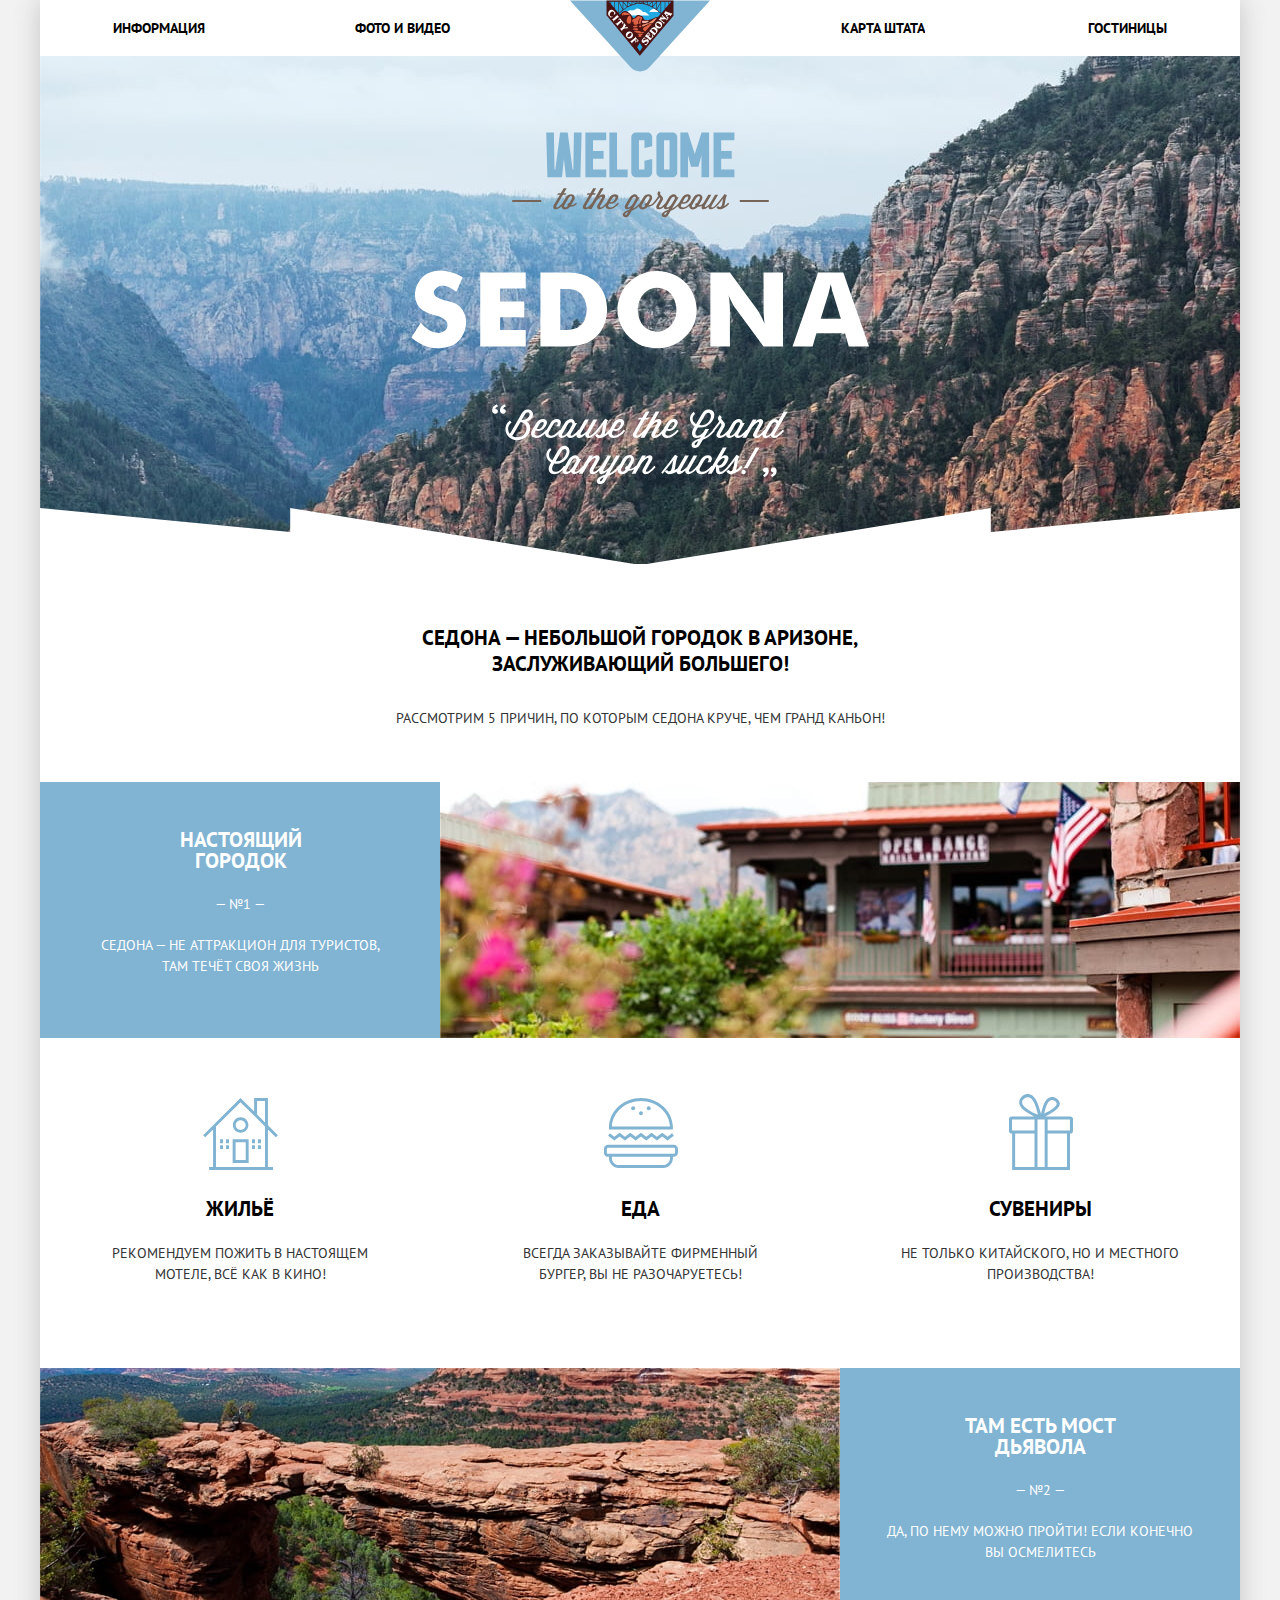
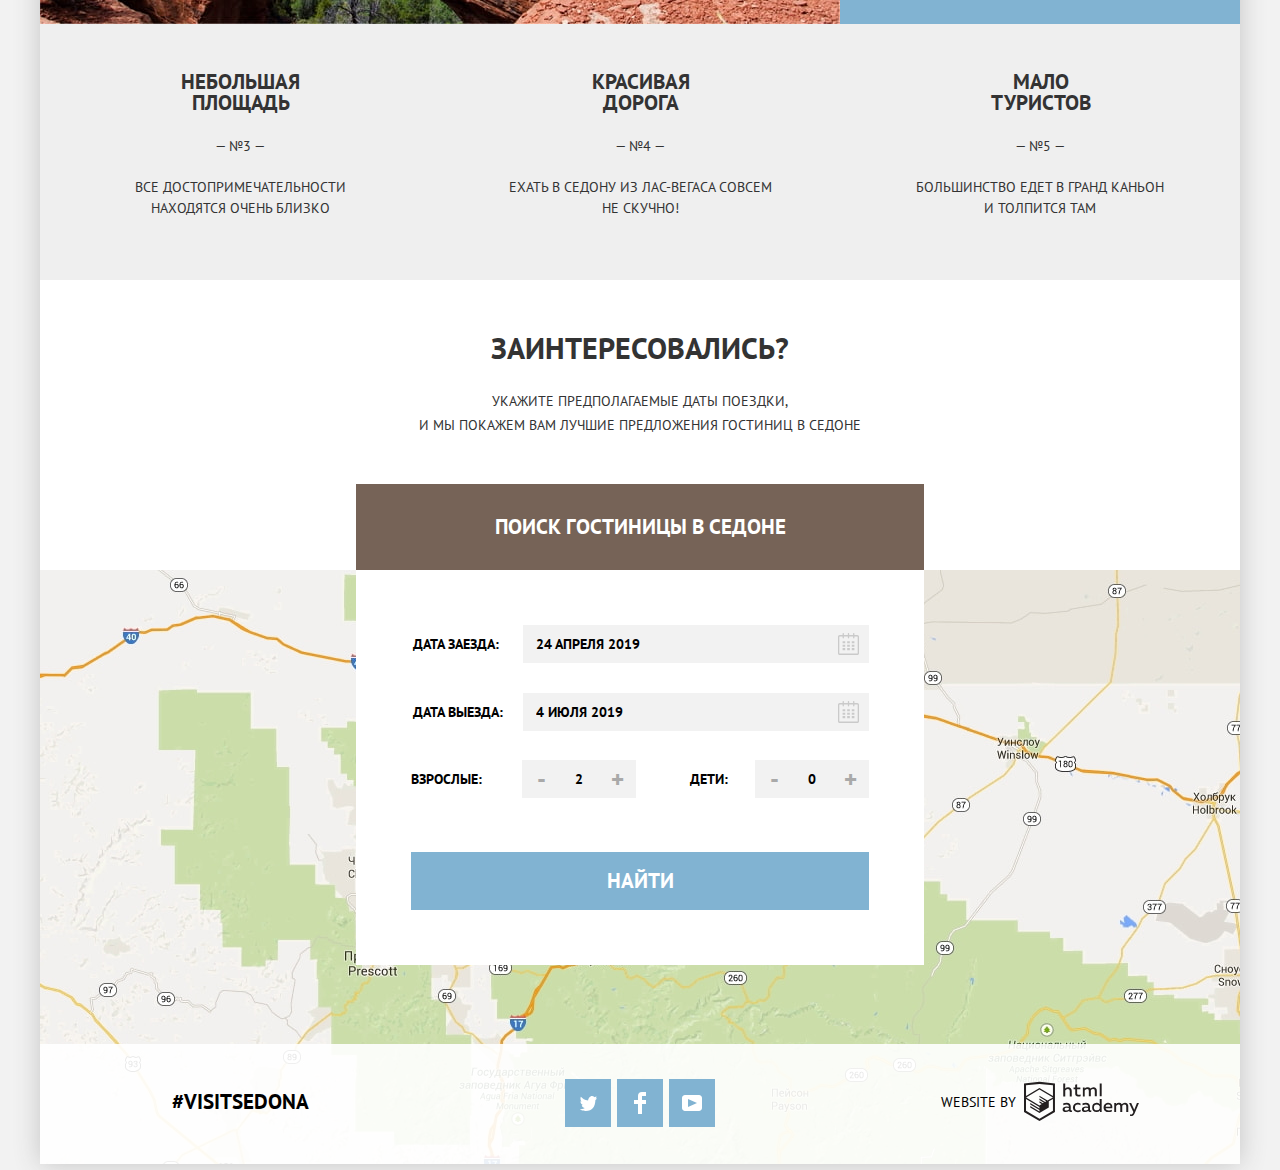
<file: index.html>
<!DOCTYPE html>
<html lang="ru">

<head>
    <meta charset="utf-8">
    <title>HTML Academy: Седона</title>
    <link href="https://fonts.googleapis.com/css?family=PT+Sans:400,700&amp;subset=cyrillic" rel="stylesheet">
    <link href="css/normalize.css" rel="stylesheet">
    <link href="css/style.min.css" rel="stylesheet">
</head>

<body>
	<div class="body-container">
		<header class="main-header">
			<nav class="main-navigation">
				<a class="index-logo">
					<img src="img/index/index-logo.svg" width="140" height="72" alt="Логотип сайта города Седона">
				</a>
				<ul class="site-navigation">
					<li class="info">
						<a href="#">Информация</a>
					</li>
					<li class="photo">
						<a href="#">Фото и видео</a>
					</li>
					<li class="map">
						<a href="#">Карта штата</a>
					</li>
					<li class="hotels">
						<a href="hotels.html">Гостиницы</a>
					</li>
				</ul>
			</nav>
		</header>
		<main class="main-container">
			<div class="welcome-images"></div>
			<h1 class="visually-hidden">Город Седона</h1>
			<section class="advantages">
				<p class="about-sedona">Седона — небольшой городок в Аризоне, заслуживающий большего!</p>
				<h2>Рассмотрим 5 причин, по которым Седона круче, чем гранд каньон!</h2>
				<ul class="advantages-list">
					<li class="blue-bg">
						<h3>Настоящий городок</h3>
						<span>— №1 —</span>
						<p>Седона — не аттракцион для туристов, там течёт своя жизнь</p>
					</li>
					<li class="list-image-hotel"></li>
					<li>
						<ul class="features">
							<li class="house">
								<h4>Жильё</h4>
								<p>Рекомендуем пожить в настоящем мотеле, всё как в кино!</p>
							</li>
							<li class="food">
								<h4>Еда</h4>
								<p>Всегда заказывайте фирменный бургер, вы не разочаруетесь!</p>
							</li>
							<li class="souvenirs">
								<h4>Сувениры</h4>
								<p>Не только китайского, но и местного производства!</p>
						</ul>
						</li>
						<li class="list-image-mountains"></li>
						<li class="blue-bg">
							<h3>Там есть Мост дьявола</h3>
							<span>— №2 —</span>
							<p>Да, по нему можно пройти! Если конечно вы осмелитесь</p>
						</li>
						<li class="area">
							<h3>Небольшая площадь</h3>
							<span>— №3 —</span>
							<p>Все достопримечательности находятся очень близко</p>
						</li>
						<li class="road">
							<h3>Красивая дорога</h3>
							<span>— №4 —</span>
							<p>Ехать в Седону из Лас-Вегаса совсем не скучно!</p>
						</li>
						<li class="tourists">
							<h3>Мало туристов</h3>
							<span>— №5 —</span>
							<p>Большинство едет в гранд каньон и толпится там</p>
						</li>
				</ul>
			</section>
			<div class="interested">
				<b>Заинтересовались?</b>
				<p>Укажите предполагаемые даты поездки,
					<br> и мы покажем вам лучшие предложения гостиниц в седоне</p>
				<button type="button" class="search-form-toggle">Поиск гостиницы в Седоне</button>
			</div>
			<section class="hotel-search">
				<h2 class="visually-hidden">Поиск гостиницы в Седоне</h2>
				<form class="hotel-search-form hotel-search-show" method="post" action="https://echo.htmlacademy.ru">
					<div class="check-in-wrapper">
						<label for="check-in-date" class="label-full-width">Дата заезда:
							<input type="text" id="check-in-date" name="check-in-date" value="24 апреля 2019" required>
						</label>
						<button type="button" class="button-with-calendar" aria-label="Календарь для выбора даты заезда">
							<svg aria-label="Календарь" class="icon-calendar icon-calendar-in" xmlns="http://www.w3.org/2000/svg" width="21" height="22" viewBox="0 0 21 22">
								<path d="M19.251 2.025h-2.845V.648c0-.381-.294-.689-.656-.689-.363 0-.656.308-.656.689v1.377h-3.938V.648c0-.381-.294-.689-.655-.689-.363 0-.657.308-.657.689v1.377H5.906V.648c0-.381-.294-.689-.656-.689-.363 0-.657.308-.657.689v1.377H1.75C.784 2.025 0 2.847 0 3.862v16.302C0 21.179.784 22 1.75 22h17.501c.966 0 1.749-.821 1.749-1.836V3.862c0-1.015-.783-1.837-1.749-1.837zm.437 18.139a.448.448 0 0 1-.437.459H1.75a.45.45 0 0 1-.438-.459V3.862a.45.45 0 0 1 .438-.459h2.844v1.378c0 .381.294.689.657.689.362 0 .656-.308.656-.689V3.403h3.938v1.378c0 .381.294.689.657.689.361 0 .655-.308.655-.689V3.403h3.938v1.378c0 .381.293.689.656.689.362 0 .656-.308.656-.689V3.403h2.845c.241 0 .437.206.437.459v16.302z" />
								<path d="M4.594 8.225h2.625v2.066H4.594zM4.594 11.668h2.625v2.067H4.594zM4.594 15.112h2.625v2.066H4.594zM9.188 15.112h2.625v2.066H9.188zM9.188 11.668h2.625v2.067H9.188zM9.188 8.225h2.625v2.066H9.188zM13.781 15.112h2.625v2.066h-2.625zM13.781 11.668h2.625v2.067h-2.625zM13.781 8.225h2.625v2.066h-2.625z" />
							</svg>
						</button>
					</div>
					<div class="check-out-wrapper">
						<label for="check-out-date" class="label-full-width">Дата выезда:
							<input type="text" id="check-out-date" name="check-out-date" value="4 июля 2019" required>
						</label>
						<button type="button" class="button-with-calendar" aria-label="Календарь для выбора даты выезда">
							<svg aria-label="Календарь" class="icon-calendar icon-calendar-out" xmlns="http://www.w3.org/2000/svg" width="21" height="22" viewBox="0 0 21 22">
								<path d="M19.251 2.025h-2.845V.648c0-.381-.294-.689-.656-.689-.363 0-.656.308-.656.689v1.377h-3.938V.648c0-.381-.294-.689-.655-.689-.363 0-.657.308-.657.689v1.377H5.906V.648c0-.381-.294-.689-.656-.689-.363 0-.657.308-.657.689v1.377H1.75C.784 2.025 0 2.847 0 3.862v16.302C0 21.179.784 22 1.75 22h17.501c.966 0 1.749-.821 1.749-1.836V3.862c0-1.015-.783-1.837-1.749-1.837zm.437 18.139a.448.448 0 0 1-.437.459H1.75a.45.45 0 0 1-.438-.459V3.862a.45.45 0 0 1 .438-.459h2.844v1.378c0 .381.294.689.657.689.362 0 .656-.308.656-.689V3.403h3.938v1.378c0 .381.294.689.657.689.361 0 .655-.308.655-.689V3.403h3.938v1.378c0 .381.293.689.656.689.362 0 .656-.308.656-.689V3.403h2.845c.241 0 .437.206.437.459v16.302z" />
								<path d="M4.594 8.225h2.625v2.066H4.594zM4.594 11.668h2.625v2.067H4.594zM4.594 15.112h2.625v2.066H4.594zM9.188 15.112h2.625v2.066H9.188zM9.188 11.668h2.625v2.067H9.188zM9.188 8.225h2.625v2.066H9.188zM13.781 15.112h2.625v2.066h-2.625zM13.781 11.668h2.625v2.067h-2.625zM13.781 8.225h2.625v2.066h-2.625z" />
							</svg>
						</button>
					</div>
					<div class="form-half-width">
						<div class="adults-wrapper">
							<label for="adults" class="adults">Взрослые:</label>
							<button type="button" class="button button-min" aria-label="Уменьшить количество взрослых">-</button>
							<input type="text" id="adults" value="2" readonly required>
							<button type="button" class="button button-plus" aria-label="Увеличить количество взрослых">+</button>
						</div>
						<div class="kids-wrapper">
							<label for="kids" class="kids">Дети:</label>
							<button type="button" class="button button-min" aria-label="Уменьшить количество детей">-</button>
							<input type="text" id="kids" value="0" readonly required>
							<button type="button" class="button button-plus" aria-label="Увеличить количество детей">+</button>
						</div>
					</div>
					<button class="button search-button" type="submit">Найти</button>
				</form>
				<iframe class="map-bg" src="https://www.google.com/maps/embed?pb=!1m14!1m8!1m3!1d840310.598989144!2d-112.0001701219018!3d34.636051863104875!3m2!1i1024!2i768!4f13.1!3m3!1m2!1s0x872da132f942b00d%3A0x5548c523fa6c8efd!2sSedona%2C+AZ+86336%2C+USA!5e0!3m2!1sen!2snl!4v1551819340095" width="1200" height="594" style="border:0" allowfullscreen></iframe>
			</section>
		</main>
		<footer class="main-footer">
			<div class="wrapper-left">
				<span>#VISITSEDONA</span>
			</div>
			<div class="wrapper-middle">
				<ul class="social">
					<li>
						<a href="#" class="twitter">Седона в Твиттере</a>
					</li>
					<li>
						<a href="#" class="facebook">Седона на Фейсбуке</a>
					</li>
					<li>
						<a href="#" class="youtube">Седона на Ютубе</a>
					</li>
				</ul>
			</div>
			<div class="wrapper-right">
				<p class="copyright">
					<span>Website by</span>
					<a href="https://htmlacademy.ru/intensive/htmlcss" aria-label="Cсылка на сайт html-academy">
						<svg class="html-academy-logo" width="115" height="41" id="Layer_1" data-name="Layer 1" xmlns="http://www.w3.org/2000/svg" viewBox="0 0 108.08 36.85">
							<title>logo-htmlacademy-small1</title>
							<path d="M44.61,26.88a2,2,0,0,0,.55-0.1v1.33a3.25,3.25,0,0,1-1.18.21,1.67,1.67,0,0,1-1.67-1,4.84,4.84,0,0,1-3.14,1.08c-1.51,0-2.91-.83-2.91-2.55,0-2.13,2-2.79,3.71-2.79a11.08,11.08,0,0,1,2.17.25v-0.3c0-1-.76-1.77-2.19-1.77a7.42,7.42,0,0,0-3,.64v-1.7a10.21,10.21,0,0,1,3.19-.55c2.36,0,3.81,1.12,3.81,3.65v3a0.54,0.54,0,0,0,.49.59h0.17Zm-6.44-1.13A1.35,1.35,0,0,0,39.63,27h0.11a3.39,3.39,0,0,0,2.41-1V24.58a9.72,9.72,0,0,0-1.81-.21c-1,0-2.16.33-2.16,1.38h0Zm12.36-6.11a5,5,0,0,1,2.57.64V22a4.08,4.08,0,0,0-2.3-.7,2.75,2.75,0,1,0,0,5.49,5,5,0,0,0,2.43-.64v1.71a6.27,6.27,0,0,1-2.76.57A4.21,4.21,0,0,1,46,24.51q0-.21,0-0.41a4.32,4.32,0,0,1,4.18-4.46h0.38Zm12.17,7.24a2,2,0,0,0,.55-0.1v1.33a3.25,3.25,0,0,1-1.18.21,1.67,1.67,0,0,1-1.67-1,4.84,4.84,0,0,1-3.14,1.08c-1.51,0-2.91-.83-2.91-2.55,0-2.13,2-2.79,3.71-2.79a11.08,11.08,0,0,1,2.17.25v-0.3c0-1-.76-1.77-2.19-1.77a7.42,7.42,0,0,0-3,.64v-1.7a10.21,10.21,0,0,1,3.19-.55c2.36,0,3.81,1.12,3.81,3.65v3a0.54,0.54,0,0,0,.49.59h0.17Zm-6.44-1.13A1.35,1.35,0,0,0,57.73,27h0.11a3.39,3.39,0,0,0,2.41-1V24.58a9.72,9.72,0,0,0-1.81-.21c-1.06,0-2.16.33-2.16,1.38h0ZM73,16V28.2H71.35V26.88a3.88,3.88,0,0,1-3.19,1.54,4.4,4.4,0,0,1,0-8.78,3.81,3.81,0,0,1,3,1.3V16H73Zm-4.53,5.22a2.76,2.76,0,1,0,0,5.52A2.86,2.86,0,0,0,71.15,25V23A2.91,2.91,0,0,0,68.49,21.27ZM79,19.64c3.31,0,4.46,2.68,3.92,5.09H76.7c0.21,1.5,1.67,2.11,3.19,2.11a6.11,6.11,0,0,0,2.64-.59v1.6a7.14,7.14,0,0,1-3,.57C77,28.42,74.78,27,74.78,24a4.18,4.18,0,0,1,4-4.39H79Zm0.09,1.54a2.28,2.28,0,0,0-2.44,2.1v0.06H81.3A2,2,0,0,0,79.13,21.18Zm5.73,7V19.87h1.65v1a3.81,3.81,0,0,1,2.78-1.27A2.86,2.86,0,0,1,91.89,21a4.12,4.12,0,0,1,2.91-1.33A3.06,3.06,0,0,1,98,23V28.2h-1.9V23.05a1.59,1.59,0,0,0-1.42-1.75H94.42a2.8,2.8,0,0,0-2.07,1.12V28.2h-1.9V23.05A1.59,1.59,0,0,0,89,21.31H88.8a3,3,0,0,0-2.21,1.29v5.63H84.86Zm21.31-8.33h1.9l-3.91,9.46c-0.9,2.17-2.09,2.86-3.35,2.86a4.76,4.76,0,0,1-1.1-.14V30.46a2.86,2.86,0,0,0,.85.12c0.9,0,1.58-.64,2.07-1.9l0.17-.42-4-8.4h2l2.86,6.29ZM38.73,1.46V6.22a3.81,3.81,0,0,1,2.7-1.14,3.25,3.25,0,0,1,3.44,3.4v5.15H43V8.72a1.81,1.81,0,0,0-1.61-2h-0.3a2.93,2.93,0,0,0-2.32,1.39v5.52h-1.9V1.46h1.9ZM49.94,2.31v3h3V6.91h-3v3.81c0,1.1.5,1.46,1.58,1.46a4.49,4.49,0,0,0,1.69-.33v1.6A6.8,6.8,0,0,1,51,13.8a2.55,2.55,0,0,1-2.86-2.74V6.89H46.58V5.26h1.5V2.74Zm5.4,11.31V5.28H57v1A3.81,3.81,0,0,1,59.77,5a2.86,2.86,0,0,1,2.6,1.33A4.12,4.12,0,0,1,65.28,5,3.06,3.06,0,0,1,68.44,8.4v5.21h-1.9V8.46a1.59,1.59,0,0,0-1.42-1.75H64.89a2.8,2.8,0,0,0-2.07,1.12v5.78h-1.9V8.46A1.59,1.59,0,0,0,59.5,6.71H59.27A3,3,0,0,0,57.06,8v5.63H55.34ZM71.17,1.45H73V13.6H71.17V1.45ZM14.71,0H14.55L0,1.54V28.21l14.55,8.66,14.55-8.66V1.54Zm12.5,27.1L14.55,34.64,1.9,27.12V16.18l12.59,7.5V25L5.86,19.9v1.31l8.68,5.21v1.39L5.87,22.65V24l8.68,5.21,8.75-5.24V18.31L27.2,16V27.12Zm0-12.53-3.48,2-1.6,1L14.51,13v1.31L21,18.23H21l-0.14.09-1,.54-5.37-3.2V17l4.24,2.52-1,.67-3.2-1.9v1.31l2.1,1.24L14.5,22.1,2,14.65,14.51,7.11Zm0-1.32L14.49,5.76,1.91,13.25v-10L14.56,1.92,27.21,3.25v10h0Z" transform="translate(0 -0.02)" fill="#231f20" />
						</svg>
					</a>
					<p>
			</div>
		</footer>
		<script src="js/script.min.js"></script>
	</div>
</body>

</html>
</file>
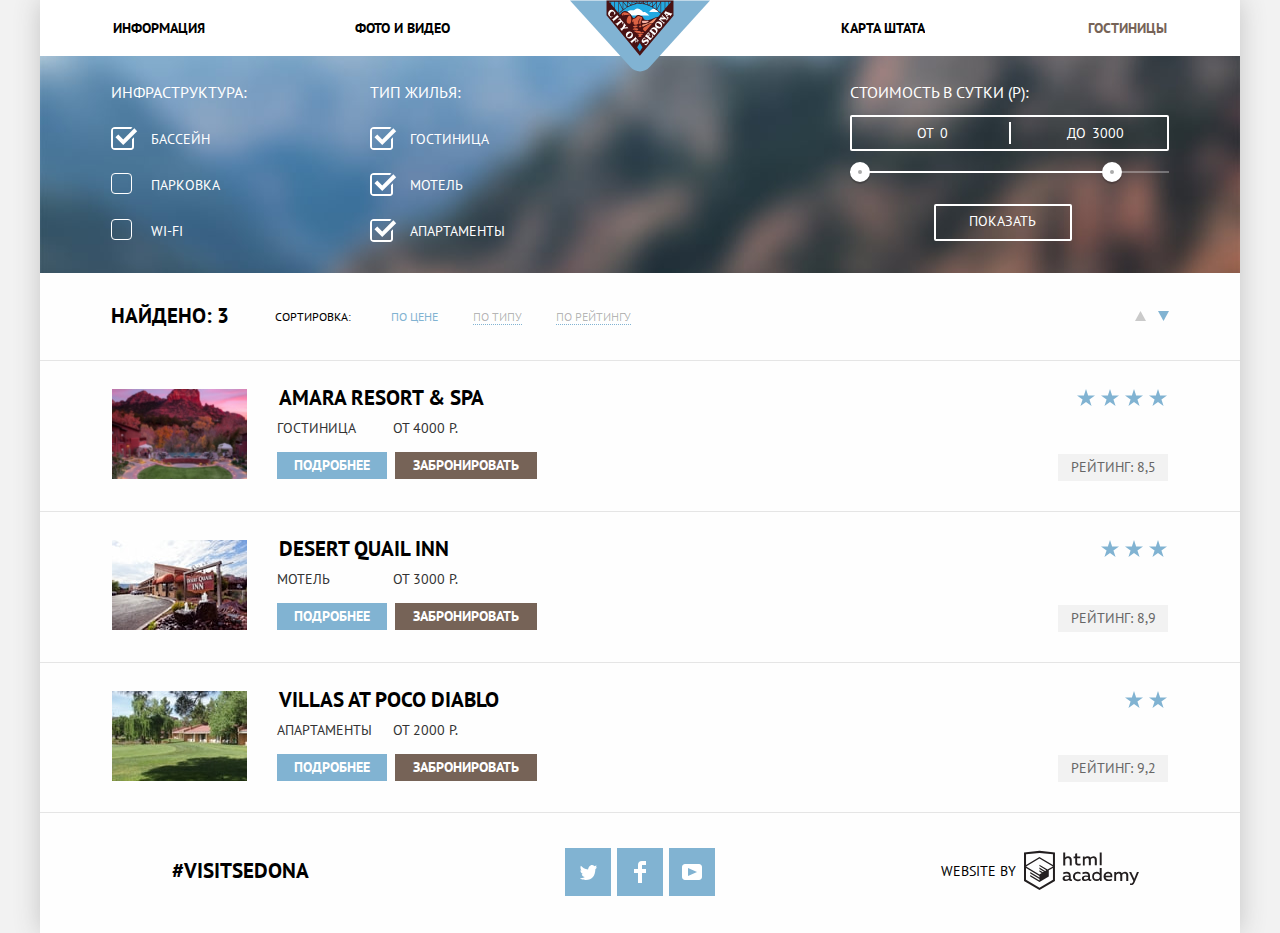
<file: hotels.html>
<!DOCTYPE html>
<html lang="ru">

<head>
    <meta charset="utf-8">
    <title>HTML Academy: Седона</title>
    <link href="https://fonts.googleapis.com/css?family=PT+Sans:400,700&amp;subset=cyrillic" rel="stylesheet">
    <link href="css/normalize.css" rel="stylesheet">
    <link href="css/style.min.css" rel="stylesheet">
</head>

<body>
    <div class="body-container">
        <header class="hotels-header">
            <nav class="main-navigation">
                <a class="index-logo" href="index.html">
                    <img src="img/index/index-logo.svg" width="140" height="72" alt="Логотип сайта города Седона">
                </a>
                <ul class="site-navigation">
                    <li class="info">
                        <a href="#">Информация</a>
                    </li>
                    <li class="photo">
                        <a href="#" class="left">Фото и видео</a>
                    </li>
                    <li class="map">
                        <a href="#" class="right">Карта штата</a>
                    </li>
                    <li class="hotels site-navigation-current">
                        <a>Гостиницы</a>
                    </li>
                </ul>
            </nav>
        </header>
        <main class="container">
            <h1 class="visually-hidden">Поиск гостиниц в Седоне</h1>
            <section class="search-filters">
                <h2 class="visually-hidden">Фильтр жилья</h2>
                <form class="filter" method="get" action="https://echo.htmlacademy.ru">
                    <div class="filter-infrastructure">
                        <div class="filter-title">Инфраструктура:</div>
                        <ul>
                            <li>
                                <label for="swimming-pool" class="checkbox">Бассейн
                                    <input type="checkbox" name="swimming-pool" id="swimming-pool" class="visually-hidden" checked>
                                    <span class="checkbox-indicator"></span>
                                </label>
                            </li>
                            <li>
                                <label for="parking" class="checkbox">Парковка
                                    <input type="checkbox" name="parking" id="parking" class="visually-hidden">
                                    <span class="checkbox-indicator"></span>
                                </label>
                            </li>
                            <li>
                                <label for="wi-fi" class="checkbox">Wi-fi
                                    <input type="checkbox" name="wi-fi" id="wi-fi" class="visually-hidden">
                                    <span class="checkbox-indicator"></span>
                                </label>
                            </li>
                        </ul>
                    </div>
                    <div class="filter-accommodation">
                        <div class="filter-title">Тип жилья:</div>
                        <ul>
                            <li>
                                <label for="hotel" class="checkbox">Гостиница
                                    <input type="checkbox" name="hotel" id="hotel" class="visually-hidden" checked>
                                    <span class="checkbox-indicator"></span>
                                </label>
                            </li>
                            <li>
                                <label for="motel" class="checkbox">Мотель
                                    <input type="checkbox" name="motel" id="motel" class="visually-hidden" checked>
                                    <span class="checkbox-indicator"></span>
                                </label>
                            </li>
                            <li>
                                <label for="apartment" class="checkbox">Апартаменты
                                    <input type="checkbox" name="apartment" id="apartment" class="visually-hidden" checked>
                                    <span class="checkbox-indicator"></span>
                                </label>
                            </li>
                        </ul>
                    </div>
                    <div class="filer-price">
                        <div class="filter-title">Стоимость в сутки (Р):</div>
                        <div class="price-controls">
                            <label for="price-min" class="price-min">От</label>
                            <input type="text" value="0" name="price-min" id="price-min">
                            <label for="price-max" class="price-max">До</label>
                            <input type="text" value="3000" name="price-max" id="price-max">
                        </div>
                        <div class="range-controls">
                            <div class="range-toggle range-toggle-min"></div>
                            <div class="scale">
                                <div class="bar"></div>
                            </div>
                            <div class="range-toggle range-toggle-max"></div>
                        </div>
                        <button type="submit" class="filter-button">Показать</button>
                    </div>
                </form>
            </section>
            <section class="search-results">
                <h2 class="visually-hidden">Результаты поиска</h2>
                <div class="wrap-sorting">
                    <p class="found">Найдено: 3</p>
                    <h3 class="sort">Сортировка:</h3>
                    <ul class="sort-links">
                        <li>
                            <a href="#" class="sort-link current">По цене</a>
                        </li>
                        <li>
                            <a href="#" class="sort-link">По типу</a>
                        </li>
                        <li>
                            <a href="#" class="sort-link">По рейтингу</a>
                        </li>
                    </ul>
                    <ul class="sort-buttons">
                        <li class="arrow-up">
                            <a href="#" aria-label="Сортировать по возрастанию">
                                <svg xmlns="http://www.w3.org/2000/svg" width="11" height="10" viewBox="0 0 11 10">
                                    <path fill="#231F20" d="M5.5 0L0 10h11z" />
                                </svg>
                            </a>
                        </li>
                        <li class="arrow-down button-active">
                            <a href="#" aria-label="Сортировать по убыванию">
                                <svg xmlns="http://www.w3.org/2000/svg" width="11" height="10" viewBox="0 0 11 10">
                                    <path fill="#231F20" d="M5.5 10L0 0h11" />
                                </svg>
                            </a>
                        </li>
                    </ul>
                </div>
                <h2 class="visually-hidden">Гостниницы</h2>
                <ul class="hotels-found">
                    <li class="hotel-item">
                        <a href="#" class="hotel-photo-fullsize first-column">
                            <img src="img/hotels/amara-resort.jpg" width="135" height="90" alt="Фото гостиницы Amara Resort & Spa">
                        </a>
                        <div class="second-column">
                            <a href="#" class="hotel-name">Amara Resort & Spa</a>
                            <span class="hotel-type">Гостиница</span>
                            <span class="price">От 4000 Р.</span>
                            <div class="buttons-container">
                                <a href="#" class="button-more">Подробнее</a>
                                <a href="#" class="button-book">Забронировать</a>
                            </div>
                        </div>
                        <div class="third-column">
                            <div class="stars-container">
                                <img src="img/hotels/icon-star.svg" width="18" height="17" alt="4 звезды">
                                <img src="img/hotels/icon-star.svg" width="18" height="17" aria-hidden="true" alt="">
                                <img src="img/hotels/icon-star.svg" width="18" height="17" aria-hidden="true" alt="">
                                <img src="img/hotels/icon-star.svg" width="18" height="17" aria-hidden="true" alt="">
                            </div>
                            <span class="rating">Рейтинг: 8,5</span>
                        </div>
                    </li>
                    <li class="hotel-item">
                        <a href="#" class="hotel-photo-fullsize first-column">
                            <img src="img/hotels/desert-quail.jpg" width="135" height="90" alt="Фото гостиницы Desert Quail Inn">
                        </a>
                        <div class="second-column">
                            <a href="#" class="hotel-name">Desert Quail Inn</a>
                            <span class="hotel-type">Мотель</span>
                            <span class="price">От 3000 Р.</span>
                            <div class="buttons-container">
                                <a href="#" class="button-more">Подробнее</a>
                                <a href="#" class="button-book">Забронировать</a>
                            </div>
                        </div>
                        <div class="third-column">
                            <div class="stars-container">
                                <img src="img/hotels/icon-star.svg" width="18" height="17" alt="3 звезды">
                                <img src="img/hotels/icon-star.svg" width="18" height="17" aria-hidden="true" alt="">
                                <img src="img/hotels/icon-star.svg" width="18" height="17" aria-hidden="true" alt="">
                            </div>
                            <span class="rating">Рейтинг: 8,9</span>
                        </div>
                    </li>
                    <li class="hotel-item">
                        <a href="#" class="hotel-photo-fullsize first-column">
                            <img src="img/hotels/poco-diablo.jpg" width="135" height="90" alt="Фото гостиницы Villas at Poco Diablo">
                        </a>
                        <div class="second-column">
                            <a href="#" class="hotel-name">Villas at Poco Diablo</a>
                            <span class="hotel-type">Апартаменты</span>
                            <span class="price">От 2000 Р.</span>
                            <div class="buttons-container">
                                <a href="#" class="button-more">Подробнее</a>
                                <a href="#" class="button-book">Забронировать</a>
                            </div>
                        </div>
                        <div class="third-column">
                            <div class="stars-container">
                                <img src="img/hotels/icon-star.svg" width="18" height="17" alt="2 звезды">
                                <img src="img/hotels/icon-star.svg" width="18" height="17" aria-hidden="true" alt="">
                            </div>
                            <span class="rating">Рейтинг: 9,2</span>
                        </div>
                    </li>
                </ul>
            </section>
        </main>
        <footer class="inner-footer">
            <div class="wrapper-left">
                <span>#VISITSEDONA</span>
            </div>
            <div class="wrapper-middle">
                <ul class="social">
                    <li>
                        <a href="#" class="twitter">Седона в Твиттере</a>
                    </li>
                    <li>
                        <a href="#" class="facebook">Седона на Фейсбуке</a>
                    </li>
                    <li>
                        <a href="#" class="youtube">Седона на Ютубе</a>
                    </li>
                </ul>
            </div>
            <div class="wrapper-right">
                <p class="copyright">
                    <span>Website by </span>
                    <a href="https://htmlacademy.ru/intensive/htmlcss" aria-label="Cсылка на сайт html-academy">
                        <svg class="html-academy-logo" width="115" height="41" id="Layer_1" data-name="Layer 1" xmlns="http://www.w3.org/2000/svg" viewBox="0 0 108.08 36.85">
                            <title>logo-htmlacademy-small1</title>
                            <path d="M44.61,26.88a2,2,0,0,0,.55-0.1v1.33a3.25,3.25,0,0,1-1.18.21,1.67,1.67,0,0,1-1.67-1,4.84,4.84,0,0,1-3.14,1.08c-1.51,0-2.91-.83-2.91-2.55,0-2.13,2-2.79,3.71-2.79a11.08,11.08,0,0,1,2.17.25v-0.3c0-1-.76-1.77-2.19-1.77a7.42,7.42,0,0,0-3,.64v-1.7a10.21,10.21,0,0,1,3.19-.55c2.36,0,3.81,1.12,3.81,3.65v3a0.54,0.54,0,0,0,.49.59h0.17Zm-6.44-1.13A1.35,1.35,0,0,0,39.63,27h0.11a3.39,3.39,0,0,0,2.41-1V24.58a9.72,9.72,0,0,0-1.81-.21c-1,0-2.16.33-2.16,1.38h0Zm12.36-6.11a5,5,0,0,1,2.57.64V22a4.08,4.08,0,0,0-2.3-.7,2.75,2.75,0,1,0,0,5.49,5,5,0,0,0,2.43-.64v1.71a6.27,6.27,0,0,1-2.76.57A4.21,4.21,0,0,1,46,24.51q0-.21,0-0.41a4.32,4.32,0,0,1,4.18-4.46h0.38Zm12.17,7.24a2,2,0,0,0,.55-0.1v1.33a3.25,3.25,0,0,1-1.18.21,1.67,1.67,0,0,1-1.67-1,4.84,4.84,0,0,1-3.14,1.08c-1.51,0-2.91-.83-2.91-2.55,0-2.13,2-2.79,3.71-2.79a11.08,11.08,0,0,1,2.17.25v-0.3c0-1-.76-1.77-2.19-1.77a7.42,7.42,0,0,0-3,.64v-1.7a10.21,10.21,0,0,1,3.19-.55c2.36,0,3.81,1.12,3.81,3.65v3a0.54,0.54,0,0,0,.49.59h0.17Zm-6.44-1.13A1.35,1.35,0,0,0,57.73,27h0.11a3.39,3.39,0,0,0,2.41-1V24.58a9.72,9.72,0,0,0-1.81-.21c-1.06,0-2.16.33-2.16,1.38h0ZM73,16V28.2H71.35V26.88a3.88,3.88,0,0,1-3.19,1.54,4.4,4.4,0,0,1,0-8.78,3.81,3.81,0,0,1,3,1.3V16H73Zm-4.53,5.22a2.76,2.76,0,1,0,0,5.52A2.86,2.86,0,0,0,71.15,25V23A2.91,2.91,0,0,0,68.49,21.27ZM79,19.64c3.31,0,4.46,2.68,3.92,5.09H76.7c0.21,1.5,1.67,2.11,3.19,2.11a6.11,6.11,0,0,0,2.64-.59v1.6a7.14,7.14,0,0,1-3,.57C77,28.42,74.78,27,74.78,24a4.18,4.18,0,0,1,4-4.39H79Zm0.09,1.54a2.28,2.28,0,0,0-2.44,2.1v0.06H81.3A2,2,0,0,0,79.13,21.18Zm5.73,7V19.87h1.65v1a3.81,3.81,0,0,1,2.78-1.27A2.86,2.86,0,0,1,91.89,21a4.12,4.12,0,0,1,2.91-1.33A3.06,3.06,0,0,1,98,23V28.2h-1.9V23.05a1.59,1.59,0,0,0-1.42-1.75H94.42a2.8,2.8,0,0,0-2.07,1.12V28.2h-1.9V23.05A1.59,1.59,0,0,0,89,21.31H88.8a3,3,0,0,0-2.21,1.29v5.63H84.86Zm21.31-8.33h1.9l-3.91,9.46c-0.9,2.17-2.09,2.86-3.35,2.86a4.76,4.76,0,0,1-1.1-.14V30.46a2.86,2.86,0,0,0,.85.12c0.9,0,1.58-.64,2.07-1.9l0.17-.42-4-8.4h2l2.86,6.29ZM38.73,1.46V6.22a3.81,3.81,0,0,1,2.7-1.14,3.25,3.25,0,0,1,3.44,3.4v5.15H43V8.72a1.81,1.81,0,0,0-1.61-2h-0.3a2.93,2.93,0,0,0-2.32,1.39v5.52h-1.9V1.46h1.9ZM49.94,2.31v3h3V6.91h-3v3.81c0,1.1.5,1.46,1.58,1.46a4.49,4.49,0,0,0,1.69-.33v1.6A6.8,6.8,0,0,1,51,13.8a2.55,2.55,0,0,1-2.86-2.74V6.89H46.58V5.26h1.5V2.74Zm5.4,11.31V5.28H57v1A3.81,3.81,0,0,1,59.77,5a2.86,2.86,0,0,1,2.6,1.33A4.12,4.12,0,0,1,65.28,5,3.06,3.06,0,0,1,68.44,8.4v5.21h-1.9V8.46a1.59,1.59,0,0,0-1.42-1.75H64.89a2.8,2.8,0,0,0-2.07,1.12v5.78h-1.9V8.46A1.59,1.59,0,0,0,59.5,6.71H59.27A3,3,0,0,0,57.06,8v5.63H55.34ZM71.17,1.45H73V13.6H71.17V1.45ZM14.71,0H14.55L0,1.54V28.21l14.55,8.66,14.55-8.66V1.54Zm12.5,27.1L14.55,34.64,1.9,27.12V16.18l12.59,7.5V25L5.86,19.9v1.31l8.68,5.21v1.39L5.87,22.65V24l8.68,5.21,8.75-5.24V18.31L27.2,16V27.12Zm0-12.53-3.48,2-1.6,1L14.51,13v1.31L21,18.23H21l-0.14.09-1,.54-5.37-3.2V17l4.24,2.52-1,.67-3.2-1.9v1.31l2.1,1.24L14.5,22.1,2,14.65,14.51,7.11Zm0-1.32L14.49,5.76,1.91,13.25v-10L14.56,1.92,27.21,3.25v10h0Z" transform="translate(0 -0.02)" fill="#231f20" />
                        </svg>
                    </a>
                    <p>
            </div>
        </footer>
    </div>
</body>

</html>
</file>
<file: css/style.min.css>
body{padding:0;font-family:"PT Sans",Arial,sans-serif;font-size:14px;line-height:21px;font-weight:400;color:#000;text-transform:uppercase;letter-spacing:0;background-color:#f2f2f2;-webkit-box-sizing:border-box;box-sizing:border-box;text-align:center}.body-container{width:1200px;margin:0 auto;-webkit-box-shadow:0 0 25px #c4c4c4;box-shadow:0 0 25px #c4c4c4}a{text-decoration:none}.visually-hidden{position:absolute;width:1px;height:1px;margin:-1px;border:0;padding:0;clip:rect(0 0 0 0);overflow:hidden}.main-header{margin-bottom:0;min-height:56px}.main-navigation{font-size:14px;font-weight:700;line-height:26px;color:#000;background-color:#fff;position:relative;margin:0 auto;-webkit-box-sizing:border-box;box-sizing:border-box}.site-navigation{list-style:none;margin:0;padding:0 73px;width:1200px;min-height:56px;display:-webkit-box;display:-ms-flexbox;display:flex;background:#fff;-webkit-box-sizing:border-box;box-sizing:border-box}.site-navigation a{color:#000;font-weight:700}.site-navigation-current a{color:#766357;cursor:pointer}.site-navigation a:hover,.site-navigation a:focus{color:#81b3d2}.site-navigation a:active{color:rgba(0,0,0,0.3)}.site-navigation-current a:hover,.site-navigation-current a:focus,.site-navigation-current a:active{color:#766357}.index-logo{position:absolute;left:50%;-webkit-transform:translateX(-50%);-ms-transform:translateX(-50%);transform:translateX(-50%)}.site-navigation li{background:#fff;display:-webkit-box;display:-ms-flexbox;display:flex;-ms-flex-preferred-size:23%;flex-basis:23%}.site-navigation .photo,.site-navigation .info{-webkit-box-pack:start;-ms-flex-pack:start;justify-content:flex-start;-webkit-box-align:center;-ms-flex-align:center;align-items:center;padding-top:15px;padding-bottom:15px}.site-navigation .map,.site-navigation .hotels{-webkit-box-pack:end;-ms-flex-pack:end;justify-content:flex-end;-webkit-box-align:center;-ms-flex-align:center;align-items:center;padding-top:15px;padding-bottom:15px}.site-navigation .map{margin-left:auto}.welcome-images{width:1200px;height:800px;background-color:#85a4c2;background-image:url("../img/index/white-mask.svg"),url("../img/index/welcome-to-sedona.svg"),url("../img/index/bg.jpg");background-position:0 507.5px,50% 132px,50% -27px;background-repeat:no-repeat,no-repeat,no-repeat;background-size:1201px 59px,459px 353px,1200px 800px;margin-top:-56px}.about-sedona{font-size:21px;font-weight:700;line-height:26px;-webkit-box-sizing:border-box;box-sizing:border-box;padding:61px 380px 0 380px;margin-top:-236px;margin-bottom:0;background-color:white}.about-sedona p{display:block;margin:-27px auto 0;width:440px}.advantages{position:relative;z-index:2}.advantages h2{font-size:14px;font-weight:400;line-height:26px;text-align:center;color:#333;margin:0;margin-top:-1px;padding:29px 78px 51px 78px;background-color:#fff}.advantages-list{list-style:none;background-color:#efefef;color:#333;width:100%;margin:0;padding:0;display:-webkit-box;display:-ms-flexbox;display:flex;-ms-flex-wrap:wrap;flex-wrap:wrap}.advantages-list li{min-height:256px}.advantages-list li:nth-child(n+6){width:400px;padding:0;margin:0}.blue-bg{background-color:#81b3d2;color:#fff;width:400px;min-height:256px}.list-image-hotel{background-color:#907968;background-image:url("../img/index/hotel-bg.jpg");background-repeat:no-repeat;width:800px;height:256px}.list-image-mountains{background-color:#735749;background-image:url("../img/index/small-mountains-bg.jpg");background-repeat:no-repeat;width:800px;height:256px}.advantages-list h3{font-size:21px;font-weight:700;line-height:21px;margin:47px auto 23px;padding-left:125px;padding-right:124px}.advantages-list p{margin:20px auto;width:306px}.area p,.road p{width:280px}.tourists p{width:255px}.advantages-list span{margin:0 auto}.features{list-style:none;background-color:#fff;margin:0;padding:0;width:1200px;display:-webkit-box;display:-ms-flexbox;display:flex;-webkit-box-pack:justify;-ms-flex-pack:justify;justify-content:space-between}.features li{color:#333;font-weight:400;position:relative;width:400px;min-height:330px;padding:0;margin:0}.features h4{color:#000;font-size:21px;font-weight:700;line-height:21px;margin:0;margin-top:160px;padding-left:50px;padding-right:50px}.features p{width:285px;margin:24px auto}.features h4{position:relative}.house h4::before{content:url("../img/index/icon-house.svg");display:block;width:75px;height:72px;position:absolute;top:-100px;left:163px}.food h4::before{content:url("../img/index/icon-burger.svg");display:block;width:75px;height:72px;position:absolute;top:-100px;left:163px}.souvenirs h4::before{content:url("../img/index/icon-present.svg");display:block;width:75px;height:72px;position:absolute;top:-104px;left:163px}.container{color:#000;background-color:#fff;text-align:center}.interested{position:relative;background-color:#fff;min-height:290px;width:100%;z-index:2}.interested b{color:#333;font-size:30px;line-height:36px;display:block;padding-top:50px}.interested p{color:#333;font-size:14px;line-height:24px;width:450px;margin:14px auto 27px;padding:9px 120px 20px 120px}.map-bg{position:relative;width:1200px;height:594px;background-color:#dce3c7;background-image:url("../img/index/map.jpg");position:relative;z-index:0}.hotel-search{position:relative}.hotel-search-form{position:absolute;left:316px;-webkit-box-sizing:border-box;box-sizing:border-box;display:-webkit-box;display:-ms-flexbox;display:flex;-webkit-box-align:baseline;-ms-flex-align:baseline;align-items:baseline;-ms-flex-wrap:wrap;flex-wrap:wrap;margin:0 auto;padding:55px;width:568px;background-color:#fff;z-index:1;-webkit-transform:translateY(-420px);-ms-transform:translateY(-420px);transform:translateY(-420px);-webkit-transition-duration:1s;-o-transition-duration:1s;transition-duration:1s}.search-form-toggle{position:relative;-webkit-box-sizing:border-box;box-sizing:border-box;color:#fff;background-color:#766357;font-size:21px;line-height:26px;font-weight:700;text-transform:uppercase;border:0;display:block;width:568px;min-height:86px;margin:0 auto;padding-top:30px;padding-bottom:30px;cursor:pointer;z-index:3}.search-form-toggle:hover,.search-form-toggle:focus{background-color:#604e43}.search-form-toggle:active{color:rgba(255,255,255,0.3);background-color:#503e33}.hotel-search-form label{display:-webkit-box;display:-ms-flexbox;display:flex;-webkit-box-align:center;-ms-flex-align:center;align-items:center;color:#000;font-size:14px;font-weight:700;line-height:26px;margin:0}.hotel-search-form input{text-transform:uppercase;background-color:#f2f2f2;border:0;font-size:14px;font-weight:700;line-height:26px;width:346px;height:38px;margin:0;-webkit-box-sizing:border-box;box-sizing:border-box;padding-right:40px}.hotel-search-form input:first-child,.hotel-search-form input:nth-child(2){padding-left:13px}.hotel-search-form input:hover{background-color:#ebebeb}.hotel-search-form input:focus{outline:0;background-color:#fff;border:2px solid #e5e5e5}.hotel-search-form img{width:21px;height:22px}.hotel-search-form button{margin:53px auto 0;padding:0}.button{font:inherit;text-transform:uppercase;border:0}.form-half-width{min-height:40px;display:-webkit-box;display:-ms-flexbox;display:flex;width:460px}.form-half-width input{margin:0;padding:0;width:38px;height:38px;text-align:center}.form-half-width button{width:38px;height:38px;margin:0}.button-min,.button-plus{background-color:#f2f2f2;color:#a9a9a9;font-size:25px;font-weight:700}.button-min:hover,.button-plus:hover,.button-min:focus,.button-plus:focus{color:#000}.button-min:active,.button-plus:active{color:#81b3d2}.search-button{color:#fff;background-color:#81b3d2;font-size:21px;font-weight:700;line-height:26px;width:100%;min-height:58px;margin:0}.search-button:hover,.search-button:focus{background-color:#669ec0}.search-button:active{background-color:#5496bd;color:rgba(255,255,255,0.3)}.hotel-search-form .adults{margin-right:40px}.adults-wrapper{display:-webkit-box;display:-ms-flexbox;display:flex;-webkit-box-align:center;-ms-flex-align:center;align-items:center}.hotel-search-form .kids{margin-right:27px}.kids-wrapper{display:-webkit-box;display:-ms-flexbox;display:flex;-webkit-box-align:center;-ms-flex-align:center;align-items:center;margin-left:54px}.check-in-wrapper{width:460px;padding:0;position:relative;margin:0;margin-bottom:25px}.check-out-wrapper{width:460px;margin:5px 0 28px;position:relative}.check-in-wrapper input,.check-out-wrapper input{margin-left:auto}.hotel-search .button-with-calendar{margin:0;position:absolute;width:21px;height:22px;top:50%;-webkit-transform:translateY(-50%);-ms-transform:translateY(-50%);transform:translateY(-50%);right:10px;border:0;background-color:transparent}.button-with-calendar:focus,.button-with-calendar:active{outline:0}.button-with-calendar path{fill:#cacaca}.button-with-calendar:hover path,.button-with-calendar:focus path{fill:#000}.button-with-calendar:active path{fill:#81b3d2}.hotel-search-show{-webkit-transform:translateY(0px);-ms-transform:translateY(0px);transform:translateY(0px);-webkit-transition-duration:1s;-o-transition-duration:1s;transition-duration:1s}.hotel-search-form .label-full-width{margin-left:2px}.main-footer{position:relative;width:1200px;min-height:120px;display:-webkit-box;display:-ms-flexbox;display:flex;background-color:rgba(255,255,255,0.9);-webkit-box-sizing:border-box;box-sizing:border-box;margin-top:-126px;z-index:1}.inner-footer{width:1200px;min-height:120px;display:-webkit-box;display:-ms-flexbox;display:flex;background-color:rgba(255,255,255,0.9);-webkit-box-sizing:border-box;box-sizing:border-box}.main-footer span,.inner-footer span{color:#000;font-size:21px;font-weight:700;line-height:26px;margin-top:-4px}.main-footer>span,.inner-footer>span{margin:0;padding:0;height:26px}.main-footer .wrapper-left,.inner-footer .wrapper-left{width:400px;min-height:120px;display:-webkit-box;display:-ms-flexbox;display:flex;-webkit-box-pack:center;-ms-flex-pack:center;justify-content:center;-webkit-box-align:center;-ms-flex-align:center;align-items:center}.main-footer .wrapper-middle,.inner-footer .wrapper-middle{width:400px;min-height:120px;display:-webkit-box;display:-ms-flexbox;display:flex;-webkit-box-pack:center;-ms-flex-pack:center;justify-content:center;-webkit-box-align:center;-ms-flex-align:center;align-items:center}.main-footer .wrapper-right,.inner-footer .wrapper-right{width:400px;min-height:120px;display:-webkit-box;display:-ms-flexbox;display:flex;-webkit-box-pack:center;-ms-flex-pack:center;justify-content:center;-webkit-box-align:center;-ms-flex-align:center;align-items:center}.social{list-style:none;margin:0;margin-top:-2px;padding:0;display:-webkit-box;display:-ms-flexbox;display:flex;-ms-flex-wrap:wrap;flex-wrap:wrap;min-width:150px;max-width:400px;min-height:50px;-webkit-box-pack:justify;-ms-flex-pack:justify;justify-content:space-between}.social li{padding:3px}.twitter{background-color:#81b3d2;width:46px;height:48px;background-image:url("../img/index/icon-twitter.svg");background-position:center center;background-repeat:no-repeat;display:block;text-indent:100%;white-space:nowrap;overflow:hidden}.facebook{background-color:#81b3d2;width:46px;height:48px;background-image:url("../img/index/icon-fb.svg");background-position:center center;background-repeat:no-repeat;display:block;text-indent:100%;white-space:nowrap;overflow:hidden}.youtube{background-color:#81b3d2;width:46px;height:48px;background-image:url("../img/index/icon-youtube.svg");background-position:center center;background-repeat:no-repeat;display:block;text-indent:100%;white-space:nowrap;overflow:hidden}.twitter:hover,.facebook:hover,.youtube:hover,.twitter:focus,.facebook:focus,.youtube:focus{background-color:#669ec0}.twitter:active{background-color:#5496bd;background-image:url("../img/index/icon-twitter-active.svg");background-position:center center;background-repeat:no-repeat}.facebook:active{background-color:#5496bd;background-image:url("../img/index/icon-fb-active.svg");background-position:center center;background-repeat:no-repeat}.youtube:active{background-color:#5496bd;background-image:url("../img/index/icon-youtube-active.svg");background-position:center center;background-repeat:no-repeat}.copyright{margin:0;padding:0;display:-webkit-box;display:-ms-flexbox;display:flex;-webkit-box-align:center;-ms-flex-align:center;align-items:center}.copyright span{font-size:14px;font-weight:400;margin-right:3px}.copyright a{margin-left:5px}.html-academy-logo:hover path,.html-academy-logo:focus path{fill:#81b3d2}.html-academy-logo:active path{fill:#bdbbbc}.search-filters .filter{color:#fff;background-color:#85a4c2;list-style:none;background-image:url("../img/hotels/mountains-blurry-bg.jpg");background-position:50%;background-size:cover;background-repeat:no-repeat;width:1200px;display:-webkit-box;display:-ms-flexbox;display:flex;-webkit-box-sizing:border-box;box-sizing:border-box;padding:26px 71px 6px}.filter-title{font-size:16px;line-height:21px;text-align:left;padding-bottom:12px}.filter ul{list-style:none;text-align:left;margin:0;padding:0}.filter-infrastructure{text-align:left;margin-right:123px;padding-bottom:0}.filter-accommodation ul{padding-bottom:0;margin-bottom:0}.filter-infrastructure li{-webkit-box-sizing:border-box;box-sizing:border-box;padding-bottom:25px;padding-left:40px}.filter-infrastructure li:first-child{padding-top:14px}.filter-accommodation li{-webkit-box-sizing:border-box;box-sizing:border-box;padding-bottom:25px;padding-left:40px}.filter-accommodation li:first-child{padding-top:14px}.checkbox{position:relative;cursor:pointer}.checkbox-indicator{position:absolute;left:-40px;top:-3px;display:inline-block;vertical-align:middle;width:19px;height:19px;border:1.8px solid #fff;border-radius:4px}.checkbox input[type="checkbox"]:focus+.checkbox-indicator{outline:1px solid #5e9ed6;outline-offset:2px}.checkbox input[type="checkbox"]:disabled+.checkbox-indicator{border-color:#6a6a6a}.checkbox input[type="checkbox"]:checked:disabled+.checkbox-indicator{border:0;background-image:url("../img/hotels/checkbox-on-disabled.svg");background-repeat:no-repeat;width:27px;height:23px}.checkbox input[type="checkbox"]:checked+.checkbox-indicator{border:0;background-image:url("../img/hotels/checkbox-on.svg");background-repeat:no-repeat;width:27px;height:23px}.filer-price{margin-left:auto}.filter input{background-color:transparent;border:0;color:#fff}.filter-button{color:#fff;border:2px solid #fff;border-radius:2px;background-color:transparent;padding:5px 34px 7px 33px;font:inherit;text-transform:uppercase;margin-left:-13px}.filter-button:hover,.filter-button:focus{color:#000;background-color:#fff}.price-controls{height:36px;min-width:319px;margin-bottom:20px;border:2px solid #fff;border-radius:2px;display:-webkit-box;display:-ms-flexbox;display:flex;-webkit-box-align:center;-ms-flex-align:center;align-items:center;-webkit-box-sizing:border-box;box-sizing:border-box;position:relative}.price-controls::before{content:"";position:absolute;width:2px;height:22px;background:#fff;top:50%;left:50%;-webkit-transform:translate(-50%,-50%);-ms-transform:translate(-50%,-50%);transform:translate(-50%,-50%)}.price-controls label{font-size:14px;line-height:21px;display:inline-block;vertical-align:top;cursor:pointer}.price-controls input{font-size:14px;line-height:21px;width:67px;margin-left:4px}.price-min{padding-left:65px}.price-max{padding-left:58px}.range-controls{position:relative;margin-bottom:31px}.range-controls .scale{height:2px;background:rgba(255,255,255,0.3)}.range-controls .bar{width:80%;height:2px;background:#fff}.range-toggle{width:4px;height:4px;background:#ababab;border:8px solid #fff;border-radius:50%;-webkit-box-shadow:0 2px 1px 0 rgba(0,1,1,0.2);box-shadow:0 2px 1px 0 rgba(0,1,1,0.2);cursor:pointer;position:absolute}.range-toggle:hover{border:9px solid #fff}.range-toggle-min{top:-9px}.range-toggle-max{top:-9px;left:79%}.range-toggle:hover{background:#1c4f80}.wrap-sorting{background-color:#fefefe;display:-webkit-box;display:-ms-flexbox;display:flex;-webkit-box-sizing:border-box;box-sizing:border-box;padding:18px 71px 19px;-webkit-box-align:center;-ms-flex-align:center;align-items:center;width:1200px}.found{color:#000;font-size:21px;font-weight:700;line-height:26px;margin:0;margin-right:auto}.sort{color:#000;font-size:12px;font-weight:400;line-height:18px;margin-right:40px;margin-top:14px}.sort-links{list-style:none;display:-webkit-box;display:-ms-flexbox;display:flex;padding:0;width:240px;-webkit-box-pack:justify;-ms-flex-pack:justify;justify-content:space-between;margin-right:249px;margin-top:14px}.sort-links .current{color:#81b3d2;border-bottom:0}.sort-link{color:rgba(0,0,0,0.3);font-size:12px;line-height:18px;border-bottom:1px dotted #81b3d2}.sort-link:hover,.sort-link:focus{color:#81b3d2;border-bottom:1px dotted #81b3d2}.sort-link:active{color:#000;border-bottom:0}.sort-buttons{list-style:none;display:-webkit-box;display:-ms-flexbox;display:flex;width:34px;height:50px;margin:0;margin-left:255px;padding:0;-webkit-box-pack:justify;-ms-flex-pack:justify;justify-content:space-between;-webkit-box-align:center;-ms-flex-align:center;align-items:center}.arrow-up path,.arrow-down path{fill:#cacaca}.arrow-up:hover path,.arrow-down:hover path,.arrow-up:focus path,.arrow-down:focus path{fill:#231f20}.arrow-up:active path,.arrow-down:active path{fill:#81b3d2}.button-active path{fill:#81b3d2}.hotels-found{-webkit-box-sizing:border-box;box-sizing:border-box;width:1200px;list-style:none;background-color:#fefefe;color:#333;font-size:14px;line-height:21px;margin:0;padding:0}.hotel-item{display:-webkit-box;display:-ms-flexbox;display:flex;-webkit-box-sizing:border-box;box-sizing:border-box;width:100%;min-height:151px;padding:24px 72px 22px}.hotel-item .first-column{margin:auto 30px auto 0}.hotel-item .second-column{min-height:90px;min-width:260px;text-align:left}.hotel-item .third-column{min-height:90px;min-width:110px;margin-left:auto;display:-webkit-box;display:-ms-flexbox;display:flex;-webkit-box-orient:vertical;-webkit-box-direction:normal;-ms-flex-direction:column;flex-direction:column;-webkit-box-pack:justify;-ms-flex-pack:justify;justify-content:space-between;-webkit-box-align:end;-ms-flex-align:end;align-items:flex-end}.hotel-item .hotel-name{display:block;margin:0 auto 7px 2px}.hotel-item .hotel-type,.hotel-item .price{display:inline-block;vertical-align:middle;margin-bottom:13px}.hotel-item .hotel-type{min-width:110px;margin-right:2px}.hotel-item .price{min-width:140px;margin-right:auto}.hotel-item .rating{display:inline-block;vertical-align:middle;height:27px;min-width:110px;margin-bottom:8px}.hotels-found li{border-top:1px solid #e5e5e5}.hotels-found li:last-child{border-bottom:1px solid #e5e5e5}.hotels-found a{color:#000;font-size:21px;font-weight:700;line-height:26px}.hotels-found a:hover,.hotels-found a:focus{color:#81b3d2}.hotels-found a:active{color:rgba(0,0,0,0.3)}.stars-container{margin-top:3px}.stars-container img{padding:1px}.rating{color:#666;background-color:#f2f2f2;min-width:110px;min-height:27px;-webkit-box-sizing:border-box;box-sizing:border-box;padding-top:3px;padding-bottom:3px;text-align:center}.hotels-found .button-more{display:inline-block;vertical-align:middle;text-align:center;color:#fff;font-size:14px;font-weight:700;line-height:21px;background-color:#81b3d2;width:110px;min-height:27px;-webkit-box-sizing:border-box;box-sizing:border-box;padding:3px 10px;margin-right:4px}.hotels-found .button-more:hover,.hotels-found .button-more:focus{color:#fff;background-color:#669ec0}.hotels-found .button-more:active{color:rgba(255,255,255,0.3);background-color:#5496bd}.hotels-found .button-book{display:inline-block;vertical-align:middle;text-align:center;color:#fff;font-size:14px;font-weight:700;line-height:21px;background-color:#766357;width:142px;min-height:27px;-webkit-box-sizing:border-box;box-sizing:border-box;padding:3px 10px}.hotels-found .button-book:hover,.hotels-found .button-book:focus{color:#fff;background-color:#604e43}.hotels-found .button-book:active{color:rgba(255,255,255,0.3);background-color:#503e33}
</file>
